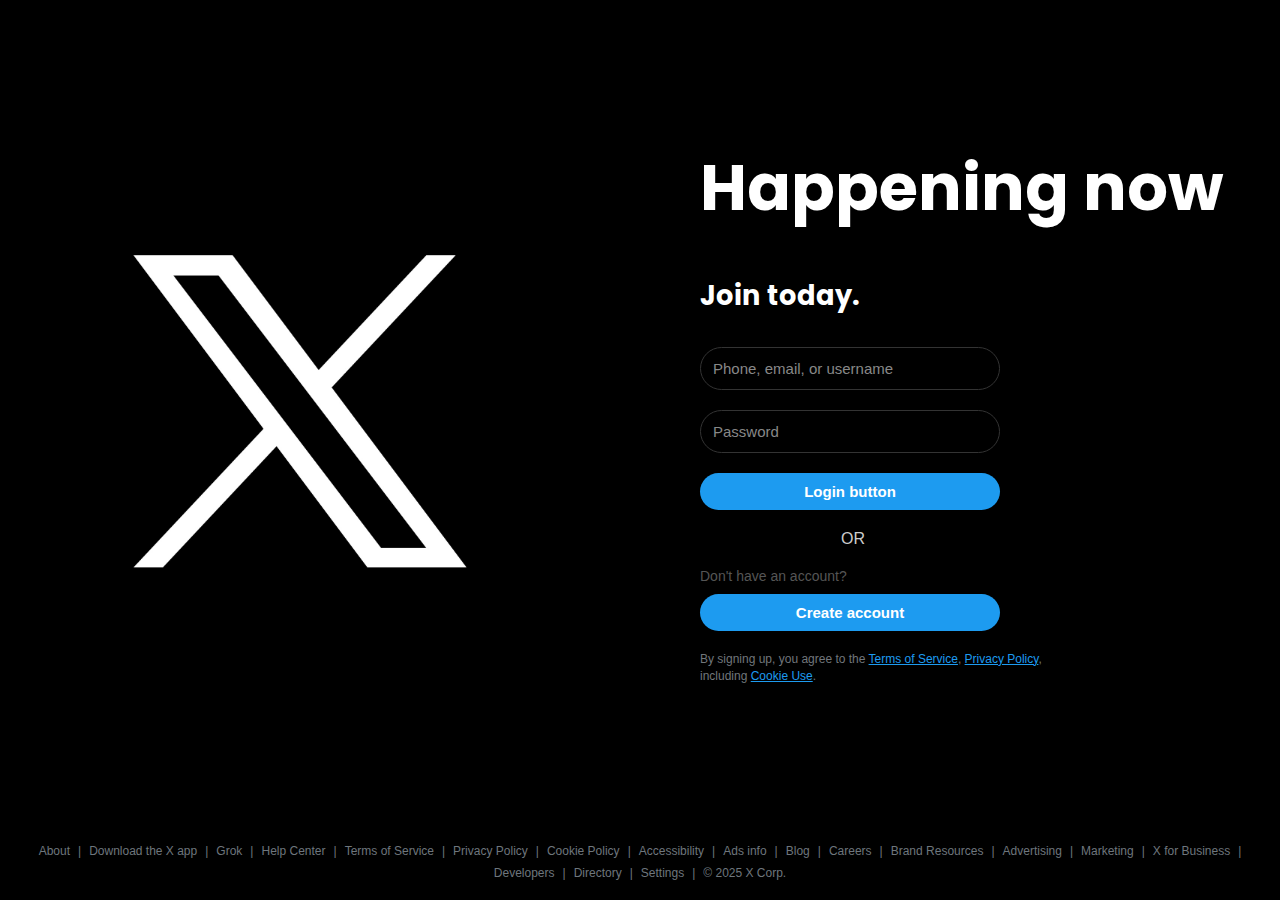
<file: index.html>
<!DOCTYPE html>
<html lang="en">
<head>
    <meta charset="UTF-8" />
    <meta name="viewport" content="width=device-width, initial-scale=1.0"/>
    <title>X - Login</title>
    <link rel="stylesheet" href="style.css" />
    <link href="https://fonts.googleapis.com/css2?family=Poppins:wght@400;700&display=swap" rel="stylesheet" />
</head>
<body>
<div class="container">
    <div class="left">
        <img src="X_logo.jpg" alt="X Logo" class="logo" />
    </div>
    <div class="right">
        <h2>Happening now</h2>
        <h3>Join today.</h3>
        <div class="login-options">
            <input type="text" class="input-field" placeholder="Phone, email, or username" />
            <input type="password" class="input-field" placeholder="Password" />
            <button class="login-btn">
                Login button
                <span class="spinner" style="display: none;"></span>
            </button>
            <div class="divider"><span>OR</span></div>
            <p class="no-account">Don't have an account?</p>
            <button class="create-btn">Create account</button>
        </div>
        <p class="terms">
            By signing up, you agree to the <a href="error.html">Terms of Service</a>, <a href="error.html">Privacy Policy</a>, including <a href="error.html">Cookie Use</a>.
        </p>
    </div>
</div>
<footer class="site-footer">
    <div class="footer-links">
        <a href="error.html">About</a>
        <span>|</span>
        <a href="error.html">Download the X app</a>
        <span>|</span>
        <a href="error.html">Grok</a>
        <span>|</span>
        <a href="error.html">Help Center</a>
        <span>|</span>
        <a href="error.html">Terms of Service</a>
        <span>|</span>
        <a href="error.html">Privacy Policy</a>
        <span>|</span>
        <a href="error.html">Cookie Policy</a>
        <span>|</span>
        <a href="error.html">Accessibility</a>
        <span>|</span>
        <a href="error.html">Ads info</a>
        <span>|</span>
        <a href="error.html">Blog</a>
        <span>|</span>
        <a href="error.html">Careers</a>
        <span>|</span>
        <a href="error.html">Brand Resources</a>
        <span>|</span>
        <a href="error.html">Advertising</a>
        <span>|</span>
        <a href="error.html">Marketing</a>
        <span>|</span>
        <a href="error.html">X for Business</a>
        <span>|</span>
        <a href="error.html">Developers</a>
        <span>|</span>
        <a href="error.html">Directory</a>
        <span>|</span>
        <a href="error.html">Settings</a>
        <span>|</span>
        <span>© 2025 X Corp.</span>
    </div>
    <div id="create-account-modal" class="modal">
        <div class="modal-content">
            <h3>Create Account</h3>
            <input type="email" id="email" class="input-field" placeholder="Email" />
            <input type="password" id="password" class="input-field" placeholder="Password" />
            <input type="password" id="confirm-password" class="input-field" placeholder="Confirm Password" />
            <button id="ok-btn" class="login-btn">OK</button>
            <button id="cancel-btn" class="create-btn">Cancel</button>
        </div>
    </div>
</footer>
<script src="script.js"></script>
</body>
</html>
</file>
<file: style.css>
* {
    margin: 0;
    padding: 0;
    box-sizing: border-box;
    font-family: Arial, sans-serif;
}

body {
    display: flex;
    flex-direction: column;
    min-height: 100vh;
}

body, html {
    height: 100%;
    background-color: #000;
    color: #fff;
}

.container {
    display: flex;
    height: 100vh;
    width: 100vw;
    flex: 1;
}


.left, .right {
    flex: 1;
    display: flex;
    align-items: center;
    justify-content: center;
}

.left .logo {
    width: 600px;
    height: 550px;
}

.left {
    flex: 0.5;
    display: flex;
    justify-content: center;
    align-items: center;
}

.right {
    flex: 1.3;
    display: flex;
    flex-direction: column;
    justify-content: center;
    align-items: flex-start;
    padding-left: 100px;
    max-width: 500px;
    text-align: left;
}

h2 {
    font-size: 2rem;
    margin-bottom: 10px;
}


.right h2 {
    font-size: 4rem;
    white-space : nowrap;
    font-weight: 800;
    margin-bottom: 20px;
}

.right h2, .right h3 {
    font-family: 'Poppins', Arial, sans-serif;
    font-weight: 700;
}

h3 {
    font-size: 1.2rem;
    margin-bottom: 20px;
    color: #aaa;
}

.right h3 {
    font-size: 1.7rem;
    font-weight: 700;
    margin-top: 20px;
    margin-bottom: 20px;
    color: #fff;
}

.login-options button {
    display: flex;
    align-items: center;
    justify-content: center;
    gap: 10px;
    width: 75%;
    padding: 10px;
    height: auto;
    margin: 10px 0;
    border: none;
    border-radius: 9999px;
    font-size: 15px;
    font-weight: 600;
    cursor: pointer;
    font-family: 'Inter', Arial, sans-serif;
}

.input-field {
    width: 75%;
    padding: 12px;
    margin: 10px 0;
    border: 1px solid #333;
    border-radius: 9999px;
    background-color: #000;
    color: #fff;
    font-size: 15px;
}

.input-field::placeholder {
    color: #888;
}

.login-btn {
    width: 75%;
    padding: 12px;
    margin: 10px 0 20px;
    border: none;
    border-radius: 9999px;
    background-color: #1d9bf0;
    color: white;
    font-size: 15px;
    font-weight: 600;
    cursor: pointer;
    font-family: 'Inter', Arial, sans-serif;
}

.login-btn:hover {
    background-color: #1a8cd8;
    box-shadow: inset 0 2px 4px rgba(0, 0, 0, 0.3);
    transform: scale(0.98);
    transition: all 0.1s ease-in-out;
}

.create-btn {
    background-color: #1d9bf0;
    color: white;
}

.create-btn:hover {
    background-color: #1a8cd8;
    box-shadow: inset 0 2px 4px rgba(0, 0, 0, 0.3);
    transform: scale(0.98);
    transition: all 0.1s ease-in-out;
}

.divider {
    display: flex;
    align-items: center;
    justify-content: flex-end;
    width: 50%;
    margin: 20px 0;
    position: relative;
}


.divider span {
    position: relative;
    z-index: 1;
    background-color: #000;
    padding: 0 20px;
    color: #ccc;
    font-weight: 500;
    text-align: center;
    margin: 0;
}


.divider::before,
.divider::after {
    content: none;
    flex: 1;
    height: 1px;
    background: #333;
    margin-right: 15px;
}

.divider::after {
    content: "";
    flex: 0;
    height: 1px;
    background: #000;
}

.terms {
    font-size: 12px;
    color: #71767b;
    line-height: 1.4;
    margin-top: 10px;
    max-width: 350px;
    text-align: left;
}

.terms a {
    color: #1d9bf0;
}

.terms a:hover,
.terms a:focus {
    text-decoration: underline;
}

.site-footer {
    width: 100%;
    text-align: center;
    padding: 20px 10px;
    font-size: 12px;
    color: #6e767d;
    background-color: #000;
    margin-top: auto;
}

.footer-links {
    display: flex;
    flex-wrap: wrap;
    justify-content: center;
    gap: 8px;
}

.footer-links a {
    color: #6e767d;
    text-decoration: none;
    font-family: 'Inter', Arial, sans-serif;
}

.footer-links a:hover {
    text-decoration: underline;
}

.footer-links span {
    color: #6e767d;
}

.error-message {
    color: #ff4d4d;
    font-size: 0.9rem;
    margin-top: 5px;
    font-family: Arial, sans-serif;
}

.no-account {
    text-align: left;
    margin: 10px 0;
    font-size: 14px;
    color: #555;
}

.modal {
    display: none;
    position: fixed;
    top: 0;
    left: 0;
    width: 100%;
    height: 100%;
    background-color: rgba(0, 0, 0, 0.8);
    justify-content: center;
    align-items: center;
    z-index: 1000;
}

.modal-content {
    background-color: #111;
    padding: 30px;
    border-radius: 12px;
    text-align: center;
    width: 95%;
    max-width: 500px;
    box-shadow: 0 0 20px rgba(255, 255, 255, 0.2);
}

.modal-content h3 {
    margin-bottom: 25px;
    color: #fff;
    font-size: 1.8rem;
}

.modal-content .input-field {
    width: 90%;
    padding: 15px;
    margin: 15px 0;
    border: 1px solid #444;
    border-radius: 8px;
    background-color: #222;
    color: #fff;
    font-size: 1rem;
}

.modal-content .login-btn,
.modal-content .create-btn {
    width: 90%;
    padding: 12px 20px;
    margin: 15px 0;
    border: none;
    border-radius: 8px;
    font-size: 1rem;
    font-weight: 600;
    cursor: pointer;
    transition: all 0.2s ease-in-out;
}

.modal-content .login-btn {
    background-color: #1d9bf0;
    color: #fff;
}

.modal-content .login-btn:hover {
    background-color: #1a8cd8;
    transform: scale(1.02);
}

.modal-content .create-btn {
    background-color: #444;
    color: #fff;
}

.modal-content .create-btn:hover {
    background-color: #555;
    transform: scale(1.02);
}

.spinner {
    border: 3px solid rgba(255, 255, 255, 0.3);
    border-top: 3px solid #fff;
    border-radius: 50%;
    width: 16px;
    height: 16px;
    animation: spin 0.8s linear infinite;
    margin: auto;
}

@keyframes spin {
    from {
        transform: rotate(0deg);
    }
    to {
        transform: rotate(360deg);
    }
}
</file>
